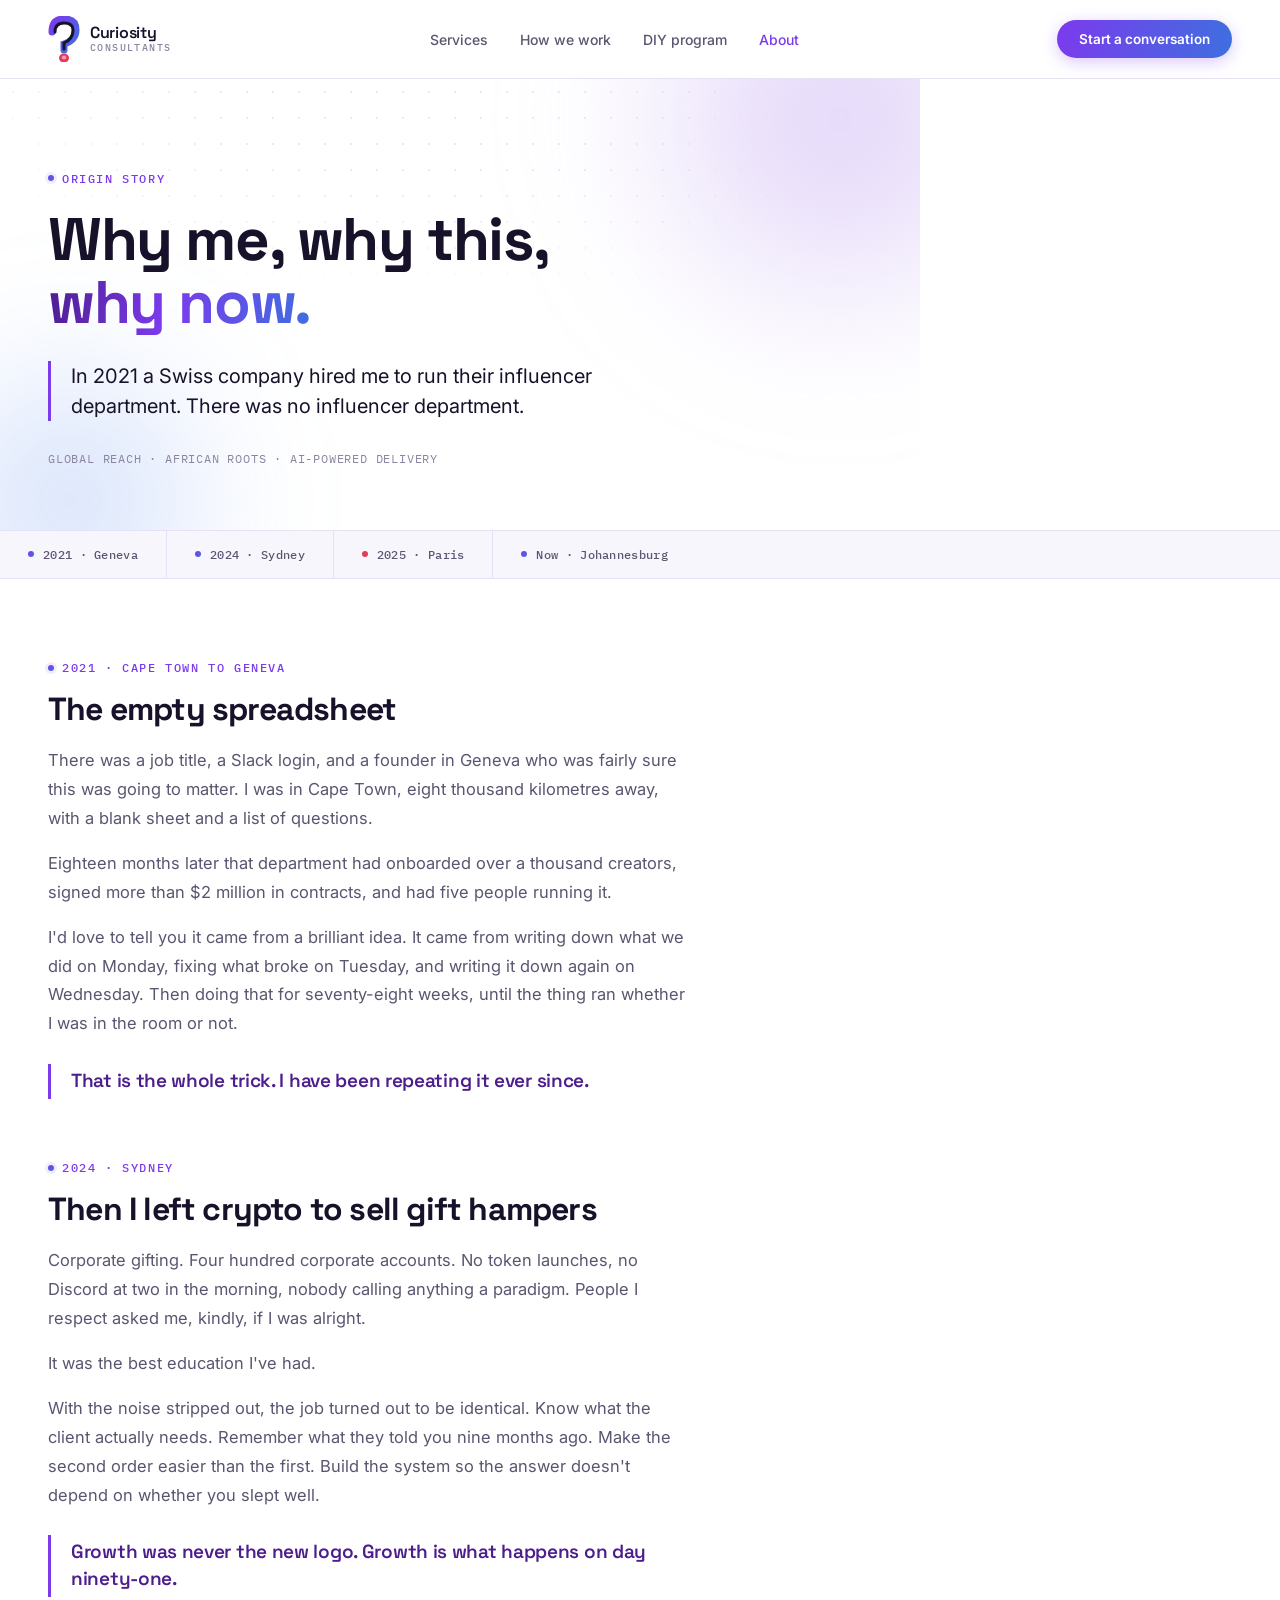
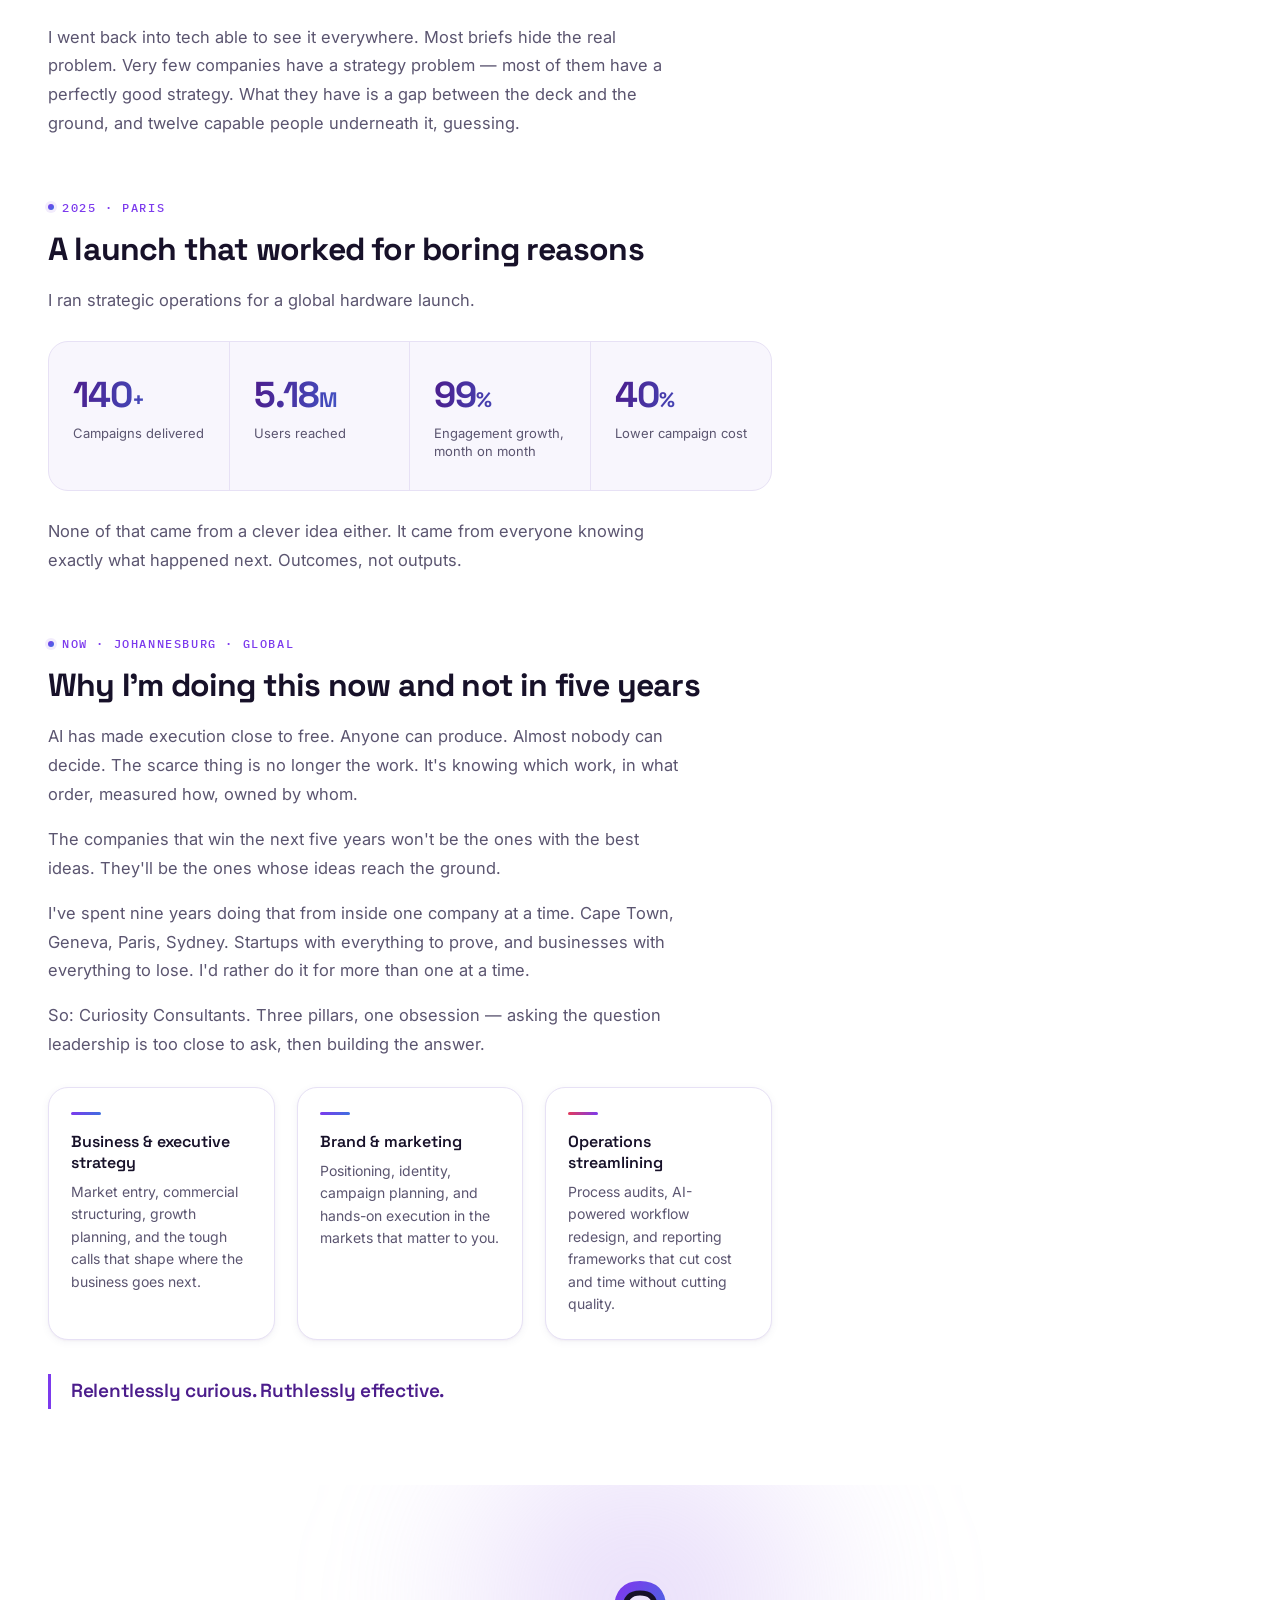
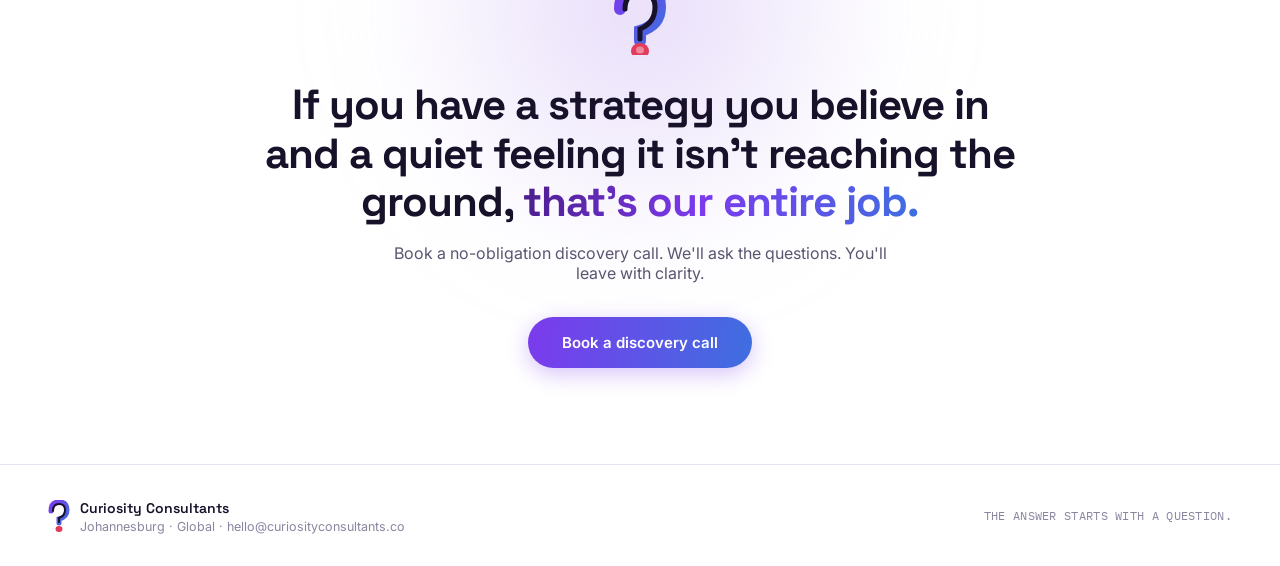
<file: curiosity-origin-story.html>
<!DOCTYPE html>
<html lang="en">
<head>
<meta charset="UTF-8">
<meta name="viewport" content="width=device-width, initial-scale=1.0">
<title>Origin story — Curiosity Consultants</title>
<meta name="description" content="In 2021 a Swiss company hired me to run their influencer department. There was no influencer department. The story behind Curiosity Consultants.">
<link rel="preconnect" href="https://fonts.googleapis.com">
<link rel="preconnect" href="https://fonts.gstatic.com" crossorigin>
<link href="https://fonts.googleapis.com/css2?family=Space+Grotesk:wght@500;600;700&family=Inter:wght@400;500;600&family=IBM+Plex+Mono:wght@500&display=swap" rel="stylesheet">
<style>
  :root{
    --bg:#FFFFFF; --bg-soft:#F8F6FD;
    --purple-50:#F2ECFC; --purple-100:#E7DBFA; --purple-300:#C4A8F2; --purple-400:#A487EB;
    --purple-600:#7C3AED; --purple-800:#4C1D8C; --purple-900:#2E1259;
    --blue-400:#5B8DEF; --blue-500:#3E6FE0; --red-500:#E23B5C;
    --ink:#171129; --ink-soft:#5B5570; --ink-faint:#8B85A0;
    --line:#E7E1F5; --line-soft:#F0EBFA;
    --radius:20px;
    --shadow-card:0 2px 8px rgba(46,18,89,0.05), 0 1px 2px rgba(46,18,89,0.04);
  }
  *{box-sizing:border-box}
  html{scroll-behavior:smooth}
  body{margin:0;background:var(--bg);color:var(--ink);font-family:'Inter',sans-serif;-webkit-font-smoothing:antialiased}
  a{color:inherit;text-decoration:none;cursor:pointer}
  button{font-family:inherit;cursor:pointer;border:none;background:none}
  :focus-visible{outline:2px solid var(--purple-600);outline-offset:3px;border-radius:6px}
  img,svg{max-width:100%}

  .eyebrow{display:inline-flex;align-items:center;gap:8px;font-family:'IBM Plex Mono',monospace;
    font-size:11.5px;font-weight:500;letter-spacing:1.6px;text-transform:uppercase;color:var(--purple-600)}
  .eyebrow::before{content:"";width:6px;height:6px;border-radius:50%;
    background:linear-gradient(135deg,var(--purple-600),var(--blue-500));box-shadow:0 0 0 3px var(--purple-50)}
  .grad-text{background:linear-gradient(100deg,var(--purple-800) 0%,var(--purple-600) 45%,var(--blue-500) 100%);
    -webkit-background-clip:text;background-clip:text;color:transparent}
  .orb{position:absolute;border-radius:50%;filter:blur(60px);pointer-events:none}
  .dot-field{position:absolute;inset:0;pointer-events:none;
    background-image:radial-gradient(var(--purple-100) 1.2px, transparent 1.2px);background-size:26px 26px;
    -webkit-mask-image:radial-gradient(ellipse 70% 60% at 50% 0%, #000 40%, transparent 90%);
            mask-image:radial-gradient(ellipse 70% 60% at 50% 0%, #000 40%, transparent 90%);opacity:.7}

  nav{position:sticky;top:0;z-index:50;display:flex;align-items:center;justify-content:space-between;
    padding:16px 48px;background:rgba(255,255,255,0.82);
    backdrop-filter:blur(14px);-webkit-backdrop-filter:blur(14px);border-bottom:1px solid var(--line)}
  .nav-logo{display:flex;align-items:center;gap:10px}
  .nav-wordmark{display:flex;flex-direction:column;line-height:1.15}
  .nav-links{display:flex;gap:32px}
  .nav-links a{font-size:14px;font-weight:500;color:var(--ink-soft);transition:color .15s ease}
  .nav-links a:hover,.nav-links a[aria-current]{color:var(--purple-600)}
  .nav-cta{padding:11px 22px;border-radius:999px;
    background:linear-gradient(100deg,var(--purple-600),var(--blue-500));color:#fff;
    font-size:13.5px;font-weight:600;box-shadow:0 4px 16px rgba(124,58,237,0.28);transition:transform .15s ease}
  .nav-cta:hover{transform:translateY(-1px)}

  .hero{position:relative;padding:86px 48px 64px;max-width:920px;overflow:hidden}
  .hero .orb.o1{width:520px;height:520px;background:radial-gradient(circle,rgba(196,168,242,0.55),transparent 70%);top:-220px;right:-180px}
  .hero .orb.o2{width:380px;height:380px;background:radial-gradient(circle,rgba(91,141,239,0.30),transparent 70%);bottom:-160px;left:-120px}
  .hero-inner{position:relative;z-index:2}
  .hero-h1{font-family:'Space Grotesk',sans-serif;font-size:clamp(38px,5.2vw,60px);font-weight:700;
    letter-spacing:-1.4px;line-height:1.06;margin:22px 0 26px;color:var(--ink)}
  .hero-lede{font-size:20px;line-height:1.5;color:var(--ink);max-width:600px;margin:0 0 30px;
    padding-left:20px;border-left:3px solid var(--purple-600)}
  .hero-tagline{font-family:'IBM Plex Mono',monospace;font-size:12px;letter-spacing:.8px;color:var(--ink-faint)}

  .divstrip{display:flex;flex-wrap:wrap;border-top:1px solid var(--line);border-bottom:1px solid var(--line);background:var(--bg-soft)}
  .strip-item{display:flex;align-items:center;gap:9px;padding:16px 28px;font-family:'IBM Plex Mono',monospace;
    font-size:12px;font-weight:500;color:var(--ink-soft);letter-spacing:.3px;border-right:1px solid var(--line)}
  .strip-item:last-child{border-right:none}
  .strip-dot{width:6px;height:6px;border-radius:50%;background:linear-gradient(135deg,var(--purple-600),var(--blue-500))}
  .strip-item:nth-child(3n) .strip-dot{background:var(--red-500)}

  .story{padding:76px 48px 20px;max-width:820px}
  .chap{margin-bottom:56px}
  .chap-h2{font-family:'Space Grotesk',sans-serif;font-size:clamp(24px,3.2vw,32px);font-weight:700;
    letter-spacing:-.8px;line-height:1.16;margin:16px 0 18px;color:var(--ink)}
  .chap p{font-size:16.5px;line-height:1.75;color:var(--ink-soft);margin:0 0 16px;max-width:640px}
  blockquote{margin:26px 0;padding:4px 0 4px 20px;border-left:3px solid var(--purple-600);
    font-family:'Space Grotesk',sans-serif;font-size:19px;font-weight:600;line-height:1.4;
    letter-spacing:-.3px;color:var(--purple-800);max-width:600px}

  .stats-row{display:grid;grid-template-columns:repeat(4,1fr);border:1px solid var(--line);
    border-radius:var(--radius);overflow:hidden;background:var(--bg-soft);margin:26px 0}
  .stat-cell{padding:30px 24px;border-right:1px solid var(--line)}
  .stat-cell:last-child{border-right:none}
  .stat-num{font-family:'Space Grotesk',sans-serif;font-weight:700;font-size:36px;letter-spacing:-1px;
    background:linear-gradient(100deg,var(--purple-800),var(--blue-500));
    -webkit-background-clip:text;background-clip:text;color:transparent}
  .stat-num span{font-size:21px}
  .stat-label{font-size:13px;color:var(--ink-soft);margin-top:6px;line-height:1.4}

  .pillars{display:grid;grid-template-columns:repeat(3,1fr);gap:22px;margin-top:28px;max-width:820px}
  .pillar{padding:24px 22px;border-radius:var(--radius);background:#fff;border:1px solid var(--line);
    box-shadow:var(--shadow-card)}
  .pillar-bar{width:30px;height:3px;border-radius:2px;margin-bottom:16px;
    background:linear-gradient(90deg,var(--purple-600),var(--blue-500))}
  .pillar:nth-child(3) .pillar-bar{background:linear-gradient(90deg,var(--red-500),var(--purple-600))}
  .pillar-title{font-family:'Space Grotesk',sans-serif;font-weight:600;font-size:16px;color:var(--ink);margin-bottom:8px}
  .pillar-desc{font-size:14px;line-height:1.6;color:var(--ink-soft)}

  .cta-section{position:relative;text-align:center;padding:96px 48px;overflow:hidden}
  .cta-section .orb{width:520px;height:520px;background:radial-gradient(circle,rgba(196,168,242,0.45),transparent 70%);top:-140px;left:50%;transform:translateX(-50%)}
  .cta-mark{position:relative;z-index:2;display:flex;justify-content:center;margin-bottom:26px}
  .cta-h2{position:relative;z-index:2;font-family:'Space Grotesk',sans-serif;font-weight:700;
    font-size:clamp(28px,4vw,42px);letter-spacing:-1px;line-height:1.16;margin:0 0 16px;color:var(--ink);
    max-width:760px;margin-inline:auto}
  .cta-sub{position:relative;z-index:2;font-size:16px;color:var(--ink-soft);margin:0 auto 34px;max-width:520px}
  .btn-primary{position:relative;z-index:2;display:inline-block;padding:16px 34px;border-radius:999px;
    background:linear-gradient(100deg,var(--purple-600),var(--blue-500));color:#fff;font-size:15px;font-weight:600;
    box-shadow:0 6px 22px rgba(124,58,237,0.30);transition:transform .15s ease}
  .btn-primary:hover{transform:translateY(-2px)}

  footer{display:flex;align-items:center;justify-content:space-between;flex-wrap:wrap;gap:16px;
    padding:32px 48px;border-top:1px solid var(--line)}
  .footer-copy{font-size:12.5px;color:var(--ink-faint)}
  .footer-tagline{font-family:'IBM Plex Mono',monospace;font-size:12px;color:var(--ink-faint);letter-spacing:.3px}

  @media (max-width:980px){.stats-row{grid-template-columns:1fr 1fr}.stat-cell:nth-child(2){border-right:none}
    .pillars{grid-template-columns:1fr}}
  @media (max-width:680px){
    nav{padding:14px 22px}.nav-links{display:none}
    .hero{padding:56px 22px 48px}.story{padding:52px 22px 10px}
    .cta-section{padding:72px 22px}.strip-item{padding:13px 18px}
    .stats-row{grid-template-columns:1fr}.stat-cell{border-right:none;border-bottom:1px solid var(--line)}
    .stat-cell:last-child{border-bottom:none}
    footer{padding:28px 22px;flex-direction:column;align-items:flex-start}}
  @media (prefers-reduced-motion:reduce){html{scroll-behavior:auto}.btn-primary,.nav-cta{transition:none}}
</style>
</head>
<body>

<nav>
  <div class="nav-logo">
    <svg width="32" height="46" viewBox="0 0 32 46" role="img" aria-label="Curiosity Consultants">
      <defs><linearGradient id="ng1" x1="0" y1="0" x2="1" y2="1"><stop offset="0%" stop-color="#7C3AED"/><stop offset="100%" stop-color="#3E6FE0"/></linearGradient></defs>
      <path d="M4 16 Q4 3 16 3 Q28 3 28 14 Q28 24 16 28 L16 34" stroke="url(#ng1)" stroke-width="7" stroke-linecap="round" fill="none"/>
      <path d="M7 16 Q7 7 16 7 Q25 7 25 14 Q25 23 16 27 L16 33" stroke="#17112A" stroke-width="3" stroke-linecap="round" fill="none"/>
      <ellipse cx="16" cy="42" rx="5" ry="4.5" fill="#E23B5C"/>
      <ellipse cx="16" cy="41.5" rx="2.2" ry="2" fill="#fff" opacity="0.5"/>
    </svg>
    <div class="nav-wordmark">
      <span style="font-family:'Space Grotesk',sans-serif;font-size:16px;font-weight:600;color:#17112A;letter-spacing:-0.3px">Curiosity</span>
      <span style="font-family:'IBM Plex Mono',monospace;font-size:9.5px;font-weight:500;color:#8B85A0;letter-spacing:1.4px">CONSULTANTS</span>
    </div>
  </div>
  <div class="nav-links">
    <a href="/services">Services</a>
    <a href="/how-we-work">How we work</a>
    <a href="/diy">DIY program</a>
    <a href="/about" aria-current="page">About</a>
  </div>
  <a class="nav-cta" href="/contact">Start a conversation</a>
</nav>

<section class="hero">
  <div class="orb o1"></div><div class="orb o2"></div><div class="dot-field"></div>
  <div class="hero-inner">
    <div class="eyebrow">Origin story</div>
    <h1 class="hero-h1">Why me, why this,<br><span class="grad-text">why now.</span></h1>
    <p class="hero-lede">In 2021 a Swiss company hired me to run their influencer department. There was no influencer department.</p>
    <div class="hero-tagline">GLOBAL REACH · AFRICAN ROOTS · AI-POWERED DELIVERY</div>
  </div>
</section>

<div class="divstrip">
  <div class="strip-item"><div class="strip-dot"></div>2021 · Geneva</div>
  <div class="strip-item"><div class="strip-dot"></div>2024 · Sydney</div>
  <div class="strip-item"><div class="strip-dot"></div>2025 · Paris</div>
  <div class="strip-item"><div class="strip-dot"></div>Now · Johannesburg</div>
</div>

<article class="story">

  <section class="chap">
    <div class="eyebrow">2021 · Cape Town to Geneva</div>
    <h2 class="chap-h2">The empty spreadsheet</h2>
    <p>There was a job title, a Slack login, and a founder in Geneva who was fairly sure this was going to matter. I was in Cape Town, eight thousand kilometres away, with a blank sheet and a list of questions.</p>
    <p>Eighteen months later that department had onboarded over a thousand creators, signed more than $2 million in contracts, and had five people running it.</p>
    <p>I'd love to tell you it came from a brilliant idea. It came from writing down what we did on Monday, fixing what broke on Tuesday, and writing it down again on Wednesday. Then doing that for seventy-eight weeks, until the thing ran whether I was in the room or not.</p>
    <blockquote>That is the whole trick. I have been repeating it ever since.</blockquote>
  </section>

  <section class="chap">
    <div class="eyebrow">2024 · Sydney</div>
    <h2 class="chap-h2">Then I left crypto to sell gift hampers</h2>
    <p>Corporate gifting. Four hundred corporate accounts. No token launches, no Discord at two in the morning, nobody calling anything a paradigm. People I respect asked me, kindly, if I was alright.</p>
    <p>It was the best education I've had.</p>
    <p>With the noise stripped out, the job turned out to be identical. Know what the client actually needs. Remember what they told you nine months ago. Make the second order easier than the first. Build the system so the answer doesn't depend on whether you slept well.</p>
    <blockquote>Growth was never the new logo. Growth is what happens on day ninety-one.</blockquote>
    <p>I went back into tech able to see it everywhere. Most briefs hide the real problem. Very few companies have a strategy problem — most of them have a perfectly good strategy. What they have is a gap between the deck and the ground, and twelve capable people underneath it, guessing.</p>
  </section>

  <section class="chap">
    <div class="eyebrow">2025 · Paris</div>
    <h2 class="chap-h2">A launch that worked for boring reasons</h2>
    <p>I ran strategic operations for a global hardware launch.</p>
    <div class="stats-row">
      <div class="stat-cell"><div class="stat-num">140<span>+</span></div><div class="stat-label">Campaigns delivered</div></div>
      <div class="stat-cell"><div class="stat-num">5.18<span>M</span></div><div class="stat-label">Users reached</div></div>
      <div class="stat-cell"><div class="stat-num">99<span>%</span></div><div class="stat-label">Engagement growth, month on month</div></div>
      <div class="stat-cell"><div class="stat-num">40<span>%</span></div><div class="stat-label">Lower campaign cost</div></div>
    </div>
    <p>None of that came from a clever idea either. It came from everyone knowing exactly what happened next. Outcomes, not outputs.</p>
  </section>

  <section class="chap">
    <div class="eyebrow">Now · Johannesburg · Global</div>
    <h2 class="chap-h2">Why I'm doing this now and not in five years</h2>
    <p>AI has made execution close to free. Anyone can produce. Almost nobody can decide. The scarce thing is no longer the work. It's knowing which work, in what order, measured how, owned by whom.</p>
    <p>The companies that win the next five years won't be the ones with the best ideas. They'll be the ones whose ideas reach the ground.</p>
    <p>I've spent nine years doing that from inside one company at a time. Cape Town, Geneva, Paris, Sydney. Startups with everything to prove, and businesses with everything to lose. I'd rather do it for more than one at a time.</p>
    <p>So: Curiosity Consultants. Three pillars, one obsession — asking the question leadership is too close to ask, then building the answer.</p>
    <div class="pillars">
      <div class="pillar"><div class="pillar-bar"></div>
        <div class="pillar-title">Business &amp; executive strategy</div>
        <div class="pillar-desc">Market entry, commercial structuring, growth planning, and the tough calls that shape where the business goes next.</div></div>
      <div class="pillar"><div class="pillar-bar"></div>
        <div class="pillar-title">Brand &amp; marketing</div>
        <div class="pillar-desc">Positioning, identity, campaign planning, and hands-on execution in the markets that matter to you.</div></div>
      <div class="pillar"><div class="pillar-bar"></div>
        <div class="pillar-title">Operations streamlining</div>
        <div class="pillar-desc">Process audits, AI-powered workflow redesign, and reporting frameworks that cut cost and time without cutting quality.</div></div>
    </div>
    <blockquote style="margin-top:34px">Relentlessly curious. Ruthlessly effective.</blockquote>
  </section>

</article>

<section class="cta-section">
  <div class="orb"></div>
  <div class="cta-mark">
    <svg width="56" height="74" viewBox="0 0 56 74" role="img" aria-label="Curiosity Consultants mark">
      <defs><linearGradient id="ctag1" x1="0" y1="0" x2="1" y2="1"><stop offset="0%" stop-color="#7C3AED"/><stop offset="100%" stop-color="#3E6FE0"/></linearGradient></defs>
      <path d="M8 28 Q8 6 28 6 Q48 6 48 26 Q48 44 28 50 L28 60" stroke="url(#ctag1)" stroke-width="12" stroke-linecap="round" fill="none"/>
      <path d="M13 28 Q13 12 28 12 Q43 12 43 26 Q43 42 28 48 L28 58" stroke="#17112A" stroke-width="5" stroke-linecap="round" fill="none"/>
      <ellipse cx="28" cy="70" rx="9" ry="8" fill="#E23B5C"/>
      <ellipse cx="28" cy="69" rx="4" ry="3.5" fill="#fff" opacity="0.4"/>
    </svg>
  </div>
  <h2 class="cta-h2">If you have a strategy you believe in and a quiet feeling it isn't reaching the ground, <span class="grad-text">that's our entire job.</span></h2>
  <p class="cta-sub">Book a no-obligation discovery call. We'll ask the questions. You'll leave with clarity.</p>
  <a class="btn-primary" href="/contact">Book a discovery call</a>
</section>

<footer>
  <div class="nav-logo">
    <svg width="22" height="32" viewBox="0 0 22 32" role="img" aria-label="Curiosity Consultants">
      <defs><linearGradient id="fg1" x1="0" y1="0" x2="1" y2="1"><stop offset="0%" stop-color="#7C3AED"/><stop offset="100%" stop-color="#3E6FE0"/></linearGradient></defs>
      <path d="M3 11 Q3 2 11 2 Q19 2 19 10 Q19 17 11 19 L11 23" stroke="url(#fg1)" stroke-width="5" stroke-linecap="round" fill="none"/>
      <path d="M5 11 Q5 4 11 4 Q17 4 17 10 Q17 16 11 18 L11 22" stroke="#17112A" stroke-width="2" stroke-linecap="round" fill="none"/>
      <ellipse cx="11" cy="29" rx="3.5" ry="3" fill="#E23B5C"/>
    </svg>
    <div>
      <span style="font-family:'Space Grotesk',sans-serif;font-size:14px;font-weight:600;color:#17112A">Curiosity Consultants</span>
      <div class="footer-copy" style="margin-top:2px">Johannesburg · Global · hello@curiosityconsultants.co</div>
    </div>
  </div>
  <div class="footer-tagline">THE ANSWER STARTS WITH A QUESTION.</div>
</footer>

</body>
</html>
</file>
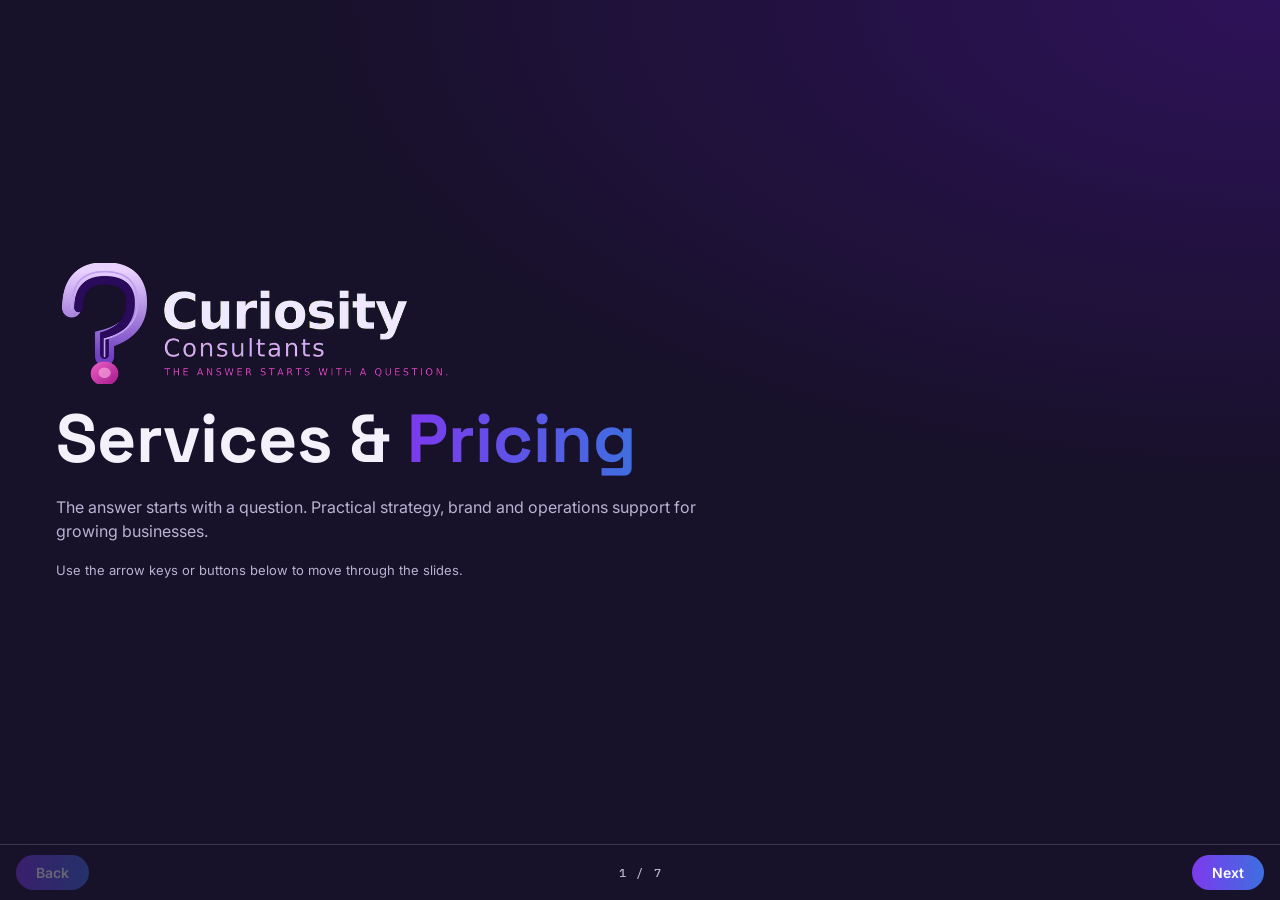
<file: services.html>
<!DOCTYPE html>
<html lang="en">
<head>
<meta charset="utf-8">
<meta name="viewport" content="width=device-width, initial-scale=1, viewport-fit=cover">
<title>Services &amp; Pricing | Curiosity Consultants</title>
<meta name="description" content="Curiosity Consultants services and pricing: Strategy, Brand & Marketing and Operations consulting for South African SMEs, with tiered packages and monthly retainers.">
<link href="https://fonts.googleapis.com/css2?family=Inter:wght@400;500;600&family=Space+Grotesk:wght@500;700&family=IBM+Plex+Mono:wght@500&display=swap" rel="stylesheet">
<style>
:root{--ink:#171129;--p9:#2E1259;--p:#7C3AED;--b:#3E6FE0;--red:#E23B5C;--tx:#F4F1FB;--mu:#B9B2D3;--card:rgba(255,255,255,.07);--line:rgba(255,255,255,.16);box-sizing:border-box;padding-top:env(safe-area-inset-top,0px);padding-bottom:env(safe-area-inset-bottom,0px)}
html{scroll-padding-top:env(safe-area-inset-top,0px);height:100%}
*{box-sizing:border-box;margin:0}
body{height:100%;background:var(--ink);color:var(--tx);font:16px/1.5 Inter,system-ui,sans-serif;overflow:hidden}
h1,h2,h3{font-family:'Space Grotesk',Inter,sans-serif;line-height:1.1}
.lbl{font:500 12px 'IBM Plex Mono',monospace;letter-spacing:.14em;text-transform:uppercase;color:var(--mu)}
.deck{height:calc(100% - 56px)}
.slide{display:none;height:100%;overflow-y:auto;padding:clamp(20px,5vw,56px);background:radial-gradient(120% 90% at 100% 0,var(--p9),var(--ink) 65%);flex-direction:column;justify-content:center;gap:18px}
.slide.on{display:flex}
h1{font-size:clamp(34px,7vw,68px)}
h2{font-size:clamp(26px,4.5vw,42px)}
.g{background:linear-gradient(90deg,var(--p),var(--b));-webkit-background-clip:text;background-clip:text;color:transparent}
.full{width:min(520px,90%);height:auto}.mk{position:absolute;top:16px;right:20px;width:26px;height:auto;opacity:.9}.slide{position:relative}a.cta{align-self:flex-start;display:inline-block;background:linear-gradient(90deg,var(--p),var(--b));color:#fff;text-decoration:none;border-radius:99px;padding:11px 24px;font:600 15px Inter}a.em{color:var(--tx)}
.sub{color:var(--mu);max-width:640px}
.grid{display:grid;grid-template-columns:repeat(auto-fit,minmax(220px,1fr));gap:14px}
.card{background:var(--card);border:1px solid var(--line);border-radius:16px;padding:20px;display:flex;flex-direction:column;gap:8px}
.card.hot{border-color:var(--p);box-shadow:0 0 0 1px var(--p)}
.price{font:700 28px 'Space Grotesk',sans-serif}
.price small{font:400 13px Inter;color:var(--mu)}
.card h3{font-size:20px}
.tag{align-self:flex-start;font:500 11px 'IBM Plex Mono',monospace;letter-spacing:.1em;text-transform:uppercase;background:var(--red);padding:3px 9px;border-radius:99px}
ul{padding-left:18px;color:var(--tx);font-size:14.5px}
li{margin:3px 0}
.note{font-size:13px;color:var(--mu)}
nav{height:56px;display:flex;align-items:center;justify-content:space-between;padding:0 16px;border-top:1px solid var(--line);background:var(--ink)}
button{background:linear-gradient(90deg,var(--p),var(--b));color:#fff;border:0;border-radius:99px;padding:9px 20px;font:600 14px Inter;cursor:pointer}
button:disabled{opacity:.35;cursor:default}
</style>
</head>
<body>
<div class="deck">

<section class="slide on">
<img class="full" src="[data-uri]" alt="Curiosity Consultants. The answer starts with a question.">
<h1>Services &amp; <span class="g">Pricing</span></h1>
<p class="sub">The answer starts with a question. Practical strategy, brand and operations support for growing businesses.</p>
<p class="note">Use the arrow keys or buttons below to move through the slides.</p>
</section>

<section class="slide"><img class="mk" src="[data-uri]" alt="">
<span class="lbl">How we work</span>
<h2>Three pillars. <span class="g">Three tiers each.</span></h2>
<div class="grid">
<div class="card"><h3>Strategy</h3><p class="sub">Know where you're going and the few moves that get you there.</p></div>
<div class="card"><h3>Brand &amp; Marketing</h3><p class="sub">Say who you are clearly, and get in front of the right people.</p></div>
<div class="card"><h3>Operations</h3><p class="sub">Remove bottlenecks so the business runs smoothly as it grows.</p></div>
</div>
<p class="sub">Each pillar has a <b>Starter</b>, <b>Growth</b> and <b>Premium</b> package. Mix and match, or add a monthly retainer for ongoing support.</p>
</section>

<section class="slide"><img class="mk" src="[data-uri]" alt="">
<span class="lbl">Pillar 1</span>
<h2>Strategy</h2>
<div class="grid">
<div class="card"><span class="lbl">Starter</span><h3>Clarity Session</h3><div class="price">R6,500</div>
<ul><li>2 × 90-minute sessions</li><li>Goals, strengths and priorities mapped</li><li>One-page action plan</li></ul></div>
<div class="card hot"><span class="tag">Most popular</span><span class="lbl">Growth</span><h3>Strategy Sprint</h3><div class="price">R18,500</div>
<ul><li>4-week engagement</li><li>Market and competitor review</li><li>12-month roadmap and KPIs</li><li>2 progress check-ins</li></ul></div>
<div class="card"><span class="lbl">Premium</span><h3>Strategy Partner</h3><div class="price">R38,000</div>
<ul><li>8-week engagement</li><li>Full strategic plan and OKRs</li><li>Leadership team workshop</li><li>30 days of post-delivery support</li></ul></div>
</div>
</section>

<section class="slide"><img class="mk" src="[data-uri]" alt="">
<span class="lbl">Pillar 2</span>
<h2>Brand &amp; Marketing</h2>
<div class="grid">
<div class="card"><span class="lbl">Starter</span><h3>Brand Foundations</h3><div class="price">R8,500</div>
<ul><li>Positioning and audience definition</li><li>Brand voice and key messages</li><li>Simple brand guidelines</li></ul></div>
<div class="card hot"><span class="tag">Most popular</span><span class="lbl">Growth</span><h3>Brand &amp; Content Engine</h3><div class="price">R22,000</div>
<ul><li>Everything in Starter</li><li>Visual direction brief</li><li>90-day content plan</li><li>Channel setup and SEO basics</li></ul></div>
<div class="card"><span class="lbl">Premium</span><h3>Full Brand Launch</h3><div class="price">R45,000</div>
<ul><li>Complete brand system</li><li>Go-to-market and launch plan</li><li>Website copy direction</li><li>Partnership and influencer strategy</li></ul></div>
</div>
</section>

<section class="slide"><img class="mk" src="[data-uri]" alt="">
<span class="lbl">Pillar 3</span>
<h2>Operations</h2>
<div class="grid">
<div class="card"><span class="lbl">Starter</span><h3>Process Health Check</h3><div class="price">R7,500</div>
<ul><li>Review of one key workflow</li><li>Bottleneck report</li><li>Quick wins list</li></ul></div>
<div class="card hot"><span class="tag">Most popular</span><span class="lbl">Growth</span><h3>Ops Streamline</h3><div class="price">R20,000</div>
<ul><li>3 to 5 workflows mapped</li><li>Documented SOPs</li><li>Tool stack review</li><li>KPI dashboard specification</li></ul></div>
<div class="card"><span class="lbl">Premium</span><h3>Ops Overhaul</h3><div class="price">R42,000</div>
<ul><li>End-to-end operations redesign</li><li>Automation and AI opportunities</li><li>Team training</li><li>60 days of implementation support</li></ul></div>
</div>
</section>

<section class="slide"><img class="mk" src="[data-uri]" alt="">
<span class="lbl">Ongoing support</span>
<h2>Monthly <span class="g">retainers</span></h2>
<div class="grid">
<div class="card"><span class="lbl">Advisory</span><div class="price">R6,000 <small>/ month</small></div>
<ul><li>4 hours of consulting</li><li>One monthly strategy call</li><li>Email support between calls</li></ul></div>
<div class="card hot"><span class="tag">Best value</span><span class="lbl">Growth</span><div class="price">R14,000 <small>/ month</small></div>
<ul><li>12 hours across any pillar</li><li>Weekly check-in</li><li>Review of content, plans and processes</li></ul></div>
<div class="card"><span class="lbl">Embedded</span><div class="price">R28,000 <small>/ month</small></div>
<ul><li>25 hours across all three pillars</li><li>Priority response</li><li>Monthly progress report</li></ul></div>
</div>
<p class="note">Retainers run month to month after an initial 3-month term. Unused hours do not roll over.</p>
</section>

<section class="slide"><img class="mk" src="[data-uri]" alt="">
<span class="lbl">Next steps</span>
<h2>Let's start with <span class="g">a question.</span></h2>
<div class="grid">
<div class="card"><h3>1. Discovery call</h3><p class="sub">A free 30-minute chat about your goals and challenges.</p></div>
<div class="card"><h3>2. Proposal</h3><p class="sub">A clear scope, timeline and fixed price within 3 working days.</p></div>
<div class="card"><h3>3. Kick-off</h3><p class="sub">50% deposit secures your start date. Balance on delivery.</p></div>
</div>
<p class="note">All prices are in South African Rand (ZAR) and exclude VAT. Custom packages available on request.</p>
<p class="lbl"><a class="em" href="mailto:hello@curiosityconsultants.co.za">hello@curiosityconsultants.co.za</a></p>
<a class="cta" href="https://curiosityconsultants.co.za" target="_blank" rel="noopener">Visit curiosityconsultants.co.za</a>
</section>

</div>
<nav><button id="pv">Back</button><span class="lbl" id="ct"></span><button id="nx">Next</button></nav>
<script>
var s=document.querySelectorAll('.slide'),i=0,pv=document.getElementById('pv'),nx=document.getElementById('nx'),ct=document.getElementById('ct');
function go(n){i=Math.max(0,Math.min(s.length-1,n));s.forEach(function(e,k){e.classList.toggle('on',k===i)});s[i].scrollTop=0;ct.textContent=(i+1)+' / '+s.length;pv.disabled=i===0;nx.disabled=i===s.length-1}
pv.onclick=function(){go(i-1)};nx.onclick=function(){go(i+1)};
document.addEventListener('keydown',function(e){if(e.key==='ArrowRight'||e.key===' ')go(i+1);if(e.key==='ArrowLeft')go(i-1)});
go(0);
</script>
</body>
</html>
</file>
